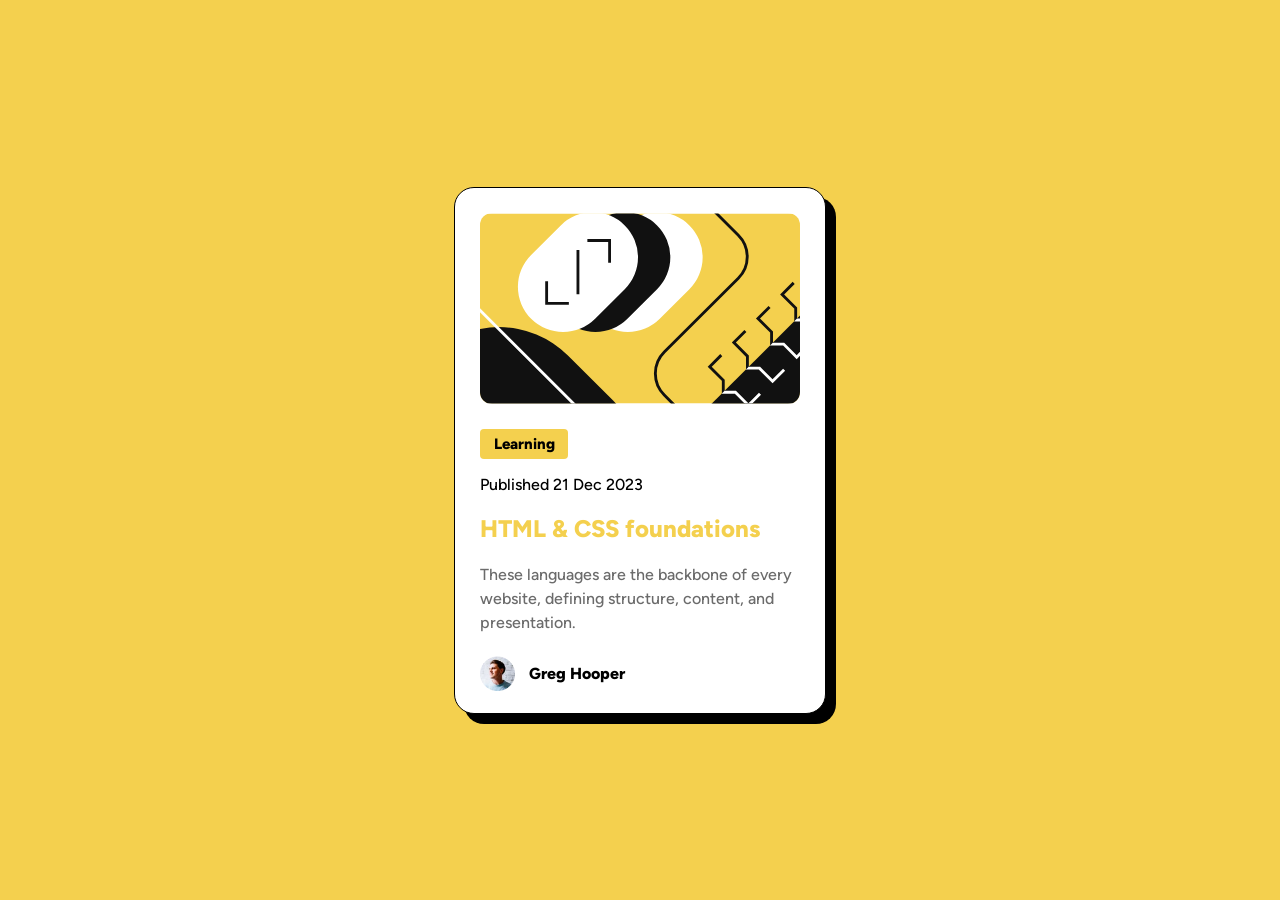
<file: blog-preview-card-main/index.html>
<!DOCTYPE html>
<html lang="en">
<head>
  <meta charset="UTF-8">
  <meta name="viewport" content="width=device-width, initial-scale=1.0"> <!-- displays site properly based on user's device -->

  <link rel="icon" type="image/png" sizes="32x32" href="./assets/images/favicon-32x32.png">
  <link rel="stylesheet" href="./style.css">
  <title>Frontend Mentor | Blog preview card</title>

</head>
<body>
  <div class="container">

    <div class="illustration">
      <img src="./assets/images/illustration-article.svg" alt="illustration">
    </div>

    <div class="btn">
      <button class="learning">Learning</button>
    </div>

    <p class="date">Published 21 Dec 2023</p>

    <h2 class="title">HTML & CSS foundations</h2>

    <p class="content">
      These languages are the backbone of every
      website, defining structure, content, and 
      presentation.
    </p>

    <div class="profile">
      <img src="./assets/images/image-avatar.webp" alt="avatar">
      <span class="name">Greg Hooper</span>
    </div>
  </div>
  

</body>
</html>
</file>
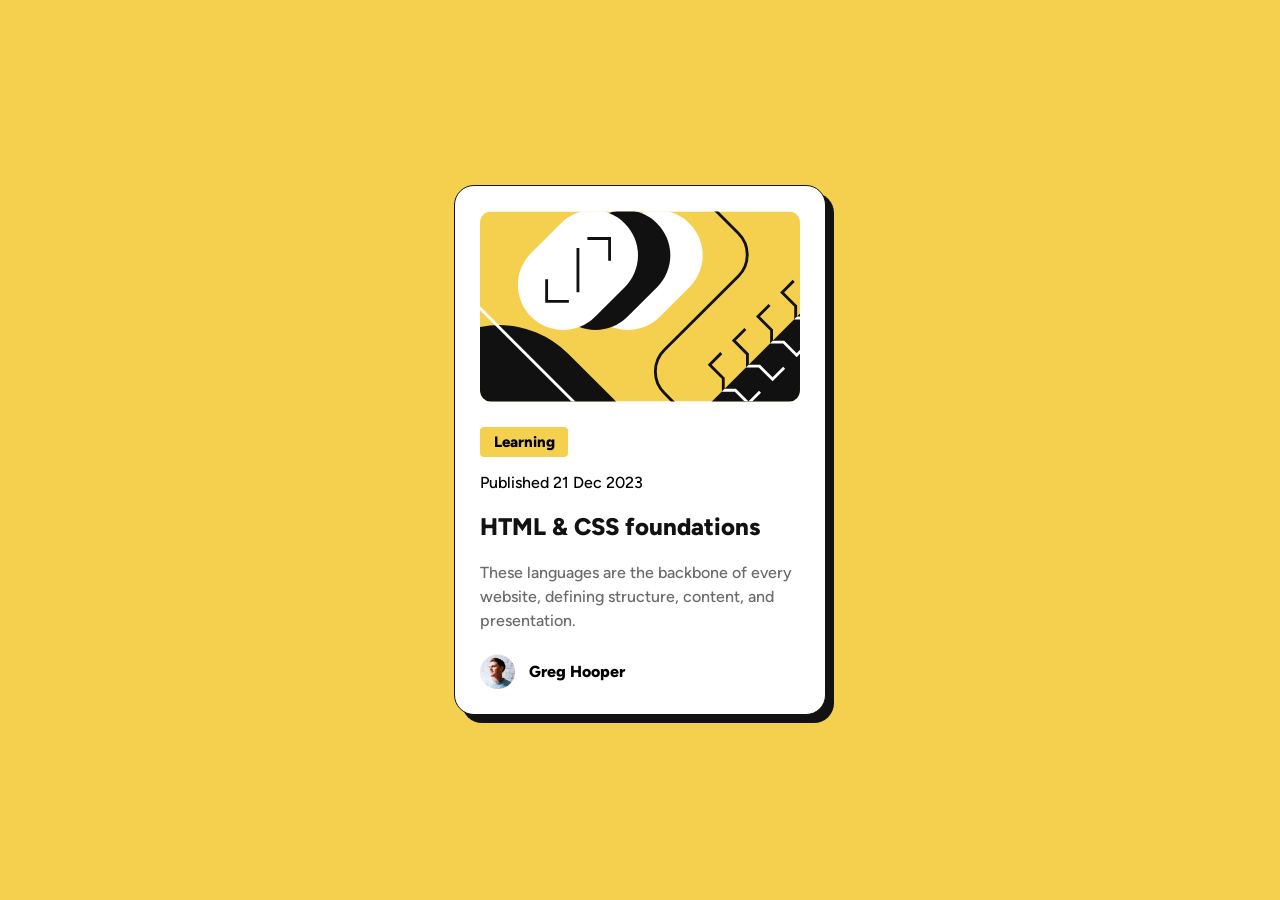
<file: blog-preview-card/index.html>
<!DOCTYPE html>
<html lang="en">
<head>
  <meta charset="UTF-8">
  <meta name="viewport" content="width=device-width, initial-scale=1.0"> <!-- displays site properly based on user's device -->

  <link rel="icon" type="image/png" sizes="32x32" href="./assets/images/favicon-32x32.png">
  <link rel="stylesheet" href="./style.css">
  <title>Frontend Mentor | Blog preview card</title>

</head>
<body>
  <div class="container">

    <div class="illustration">
      <img src="./assets/images/illustration-article.svg" alt="illustration image">
    </div>

    <div class="btn">
      <button class="learning">Learning</button>
    </div>

    <p class="date">Published 21 Dec 2023</p>

    <h2 class="title">HTML & CSS foundations</h2>

    <p class="content">
      These languages are the backbone of every
      website, defining structure, content, and 
      presentation.
    </p>

    <div class="profile">
      <img src="./assets/images/image-avatar.webp" alt="Greg Hooper">
      <span class="name">Greg Hooper</span>
    </div>
  </div>
  

</body>
</html>
</file>
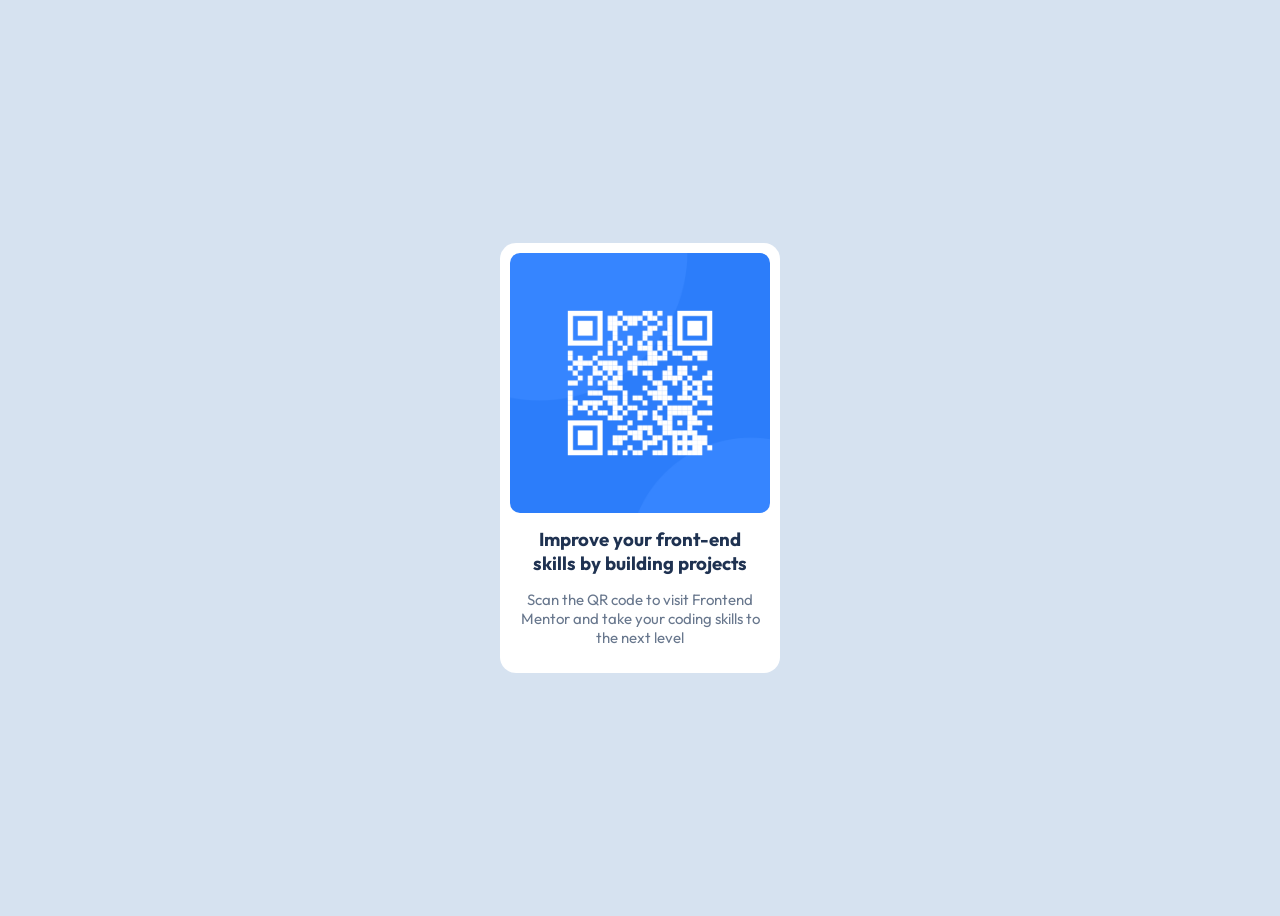
<file: qr-code-component/index.html>
<!DOCTYPE html>
<html lang="en">
<head>
  <meta charset="UTF-8">
  <meta name="viewport" content="width=device-width, initial-scale=1.0"> <!-- displays site properly based on user's device -->

  <link rel="icon" type="image/png" sizes="32x32" href="./images/favicon-32x32.png">
  <link rel="stylesheet" href="style.css">
  <link rel="preconnect" href="https://fonts.googleapis.com">
  <link rel="preconnect" href="https://fonts.gstatic.com" crossorigin>
  <link href="https://fonts.googleapis.com/css2?family=Outfit:wght@100..900&display=swap" rel="stylesheet">
  
  <title>Frontend Mentor | QR code component</title>
</head>

<body>

  <div class="container">
    <img src="./images/image-qr-code.png" alt="QR-Code" id="qr">
    
      <h3 id="title">
        Improve your front-end <br>
        skills by building projects
      </h3>

      <p id="content">
        Scan the QR code to visit Frontend <br>
        Mentor and take your coding skills to <br>
        the next level
      </p>
  </div>
</body>
</html>
</file>
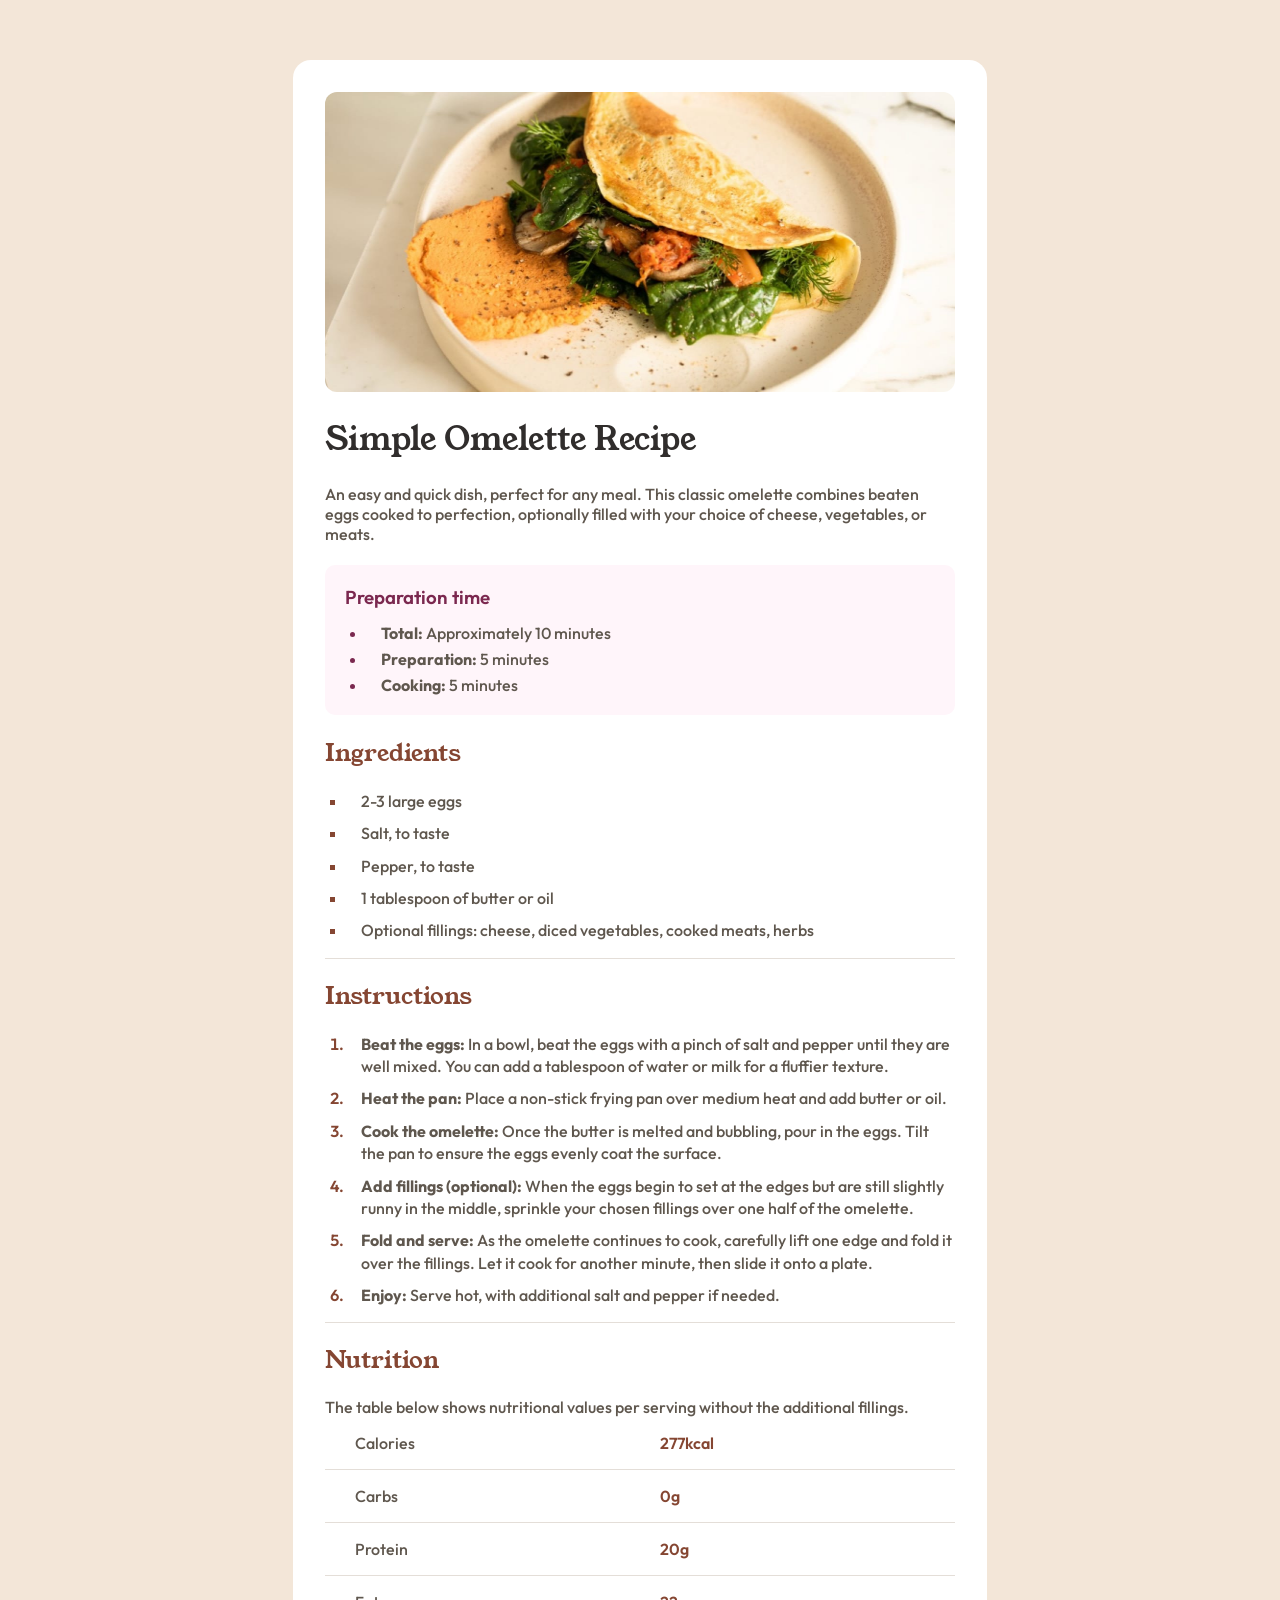
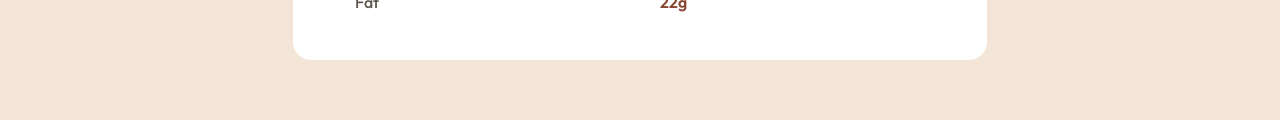
<file: recipe-page/index.html>
<!DOCTYPE html>
<html lang="en">
<head>
  <meta charset="UTF-8">
  <meta name="viewport" content="width=device-width, initial-scale=1.0"> 
  
  <link rel="icon" type="image/png" sizes="32x32" href="./assets/images/favicon-32x32.png">
  <link rel="stylesheet" href="./style.css">

  <title>Frontend Mentor | Recipe page</title>

</head>
<body>
  <div class="container">
    <img src="./assets/images/image-omelette.jpeg" alt="omelette-image">
    <h1 class="title">Simple Omelette Recipe</h1>
  

    <p class="content">
      An easy and quick dish, perfect for any meal. This classic omelette combines beaten eggs cooked 
      to perfection, optionally filled with your choice of cheese, vegetables, or meats.
    </p>

    <div class="mini-container">
      <h3 class="preparation-time">Preparation time</h3>

      <ul class="time">
        <li> <strong class="bold">Total:</strong> Approximately 10 minutes</li>
        <li> <strong class="bold">Preparation:</strong> 5 minutes</li>
        <li> <strong class="bold">Cooking:</strong> 5 minutes</li>
      </ul>
 
    </div>

    <h2 class="second-title">Ingredients</h2>
    
    <ul class="ingredients-list">
      <li>2-3 large eggs</li>
      <li>Salt, to taste</li>
      <li>Pepper, to taste</li>
      <li>1 tablespoon of butter or oil</li>
      <li>Optional fillings: cheese, diced vegetables, cooked meats, herbs</li>
    </ul>

    <hr>

    <h2 class="second-title">Instructions</h2>

    <ol class="steps">
      <li>
        <strong class="bold">Beat the eggs:</strong> In a bowl, beat the eggs with a pinch of salt and pepper until they are well mixed. 
        You can add a tablespoon of water or milk for a fluffier texture.
      </li>

      <li>
         <strong class="bold">Heat the pan:</strong> Place a non-stick frying pan over medium heat and add butter or oil.
      </li>

      <li>
        <strong class="bold">Cook the omelette:</strong> Once the butter is melted and bubbling, pour in the eggs. Tilt the pan to ensure 
        the eggs evenly coat the surface.
      </li>

      <li>
         <strong class="bold">Add fillings (optional):</strong> When the eggs begin to set at the edges but are still slightly runny in the 
         middle, sprinkle your chosen fillings over one half of the omelette.
      </li>

      <li>
          <strong class="bold">Fold and serve:</strong> As the omelette continues to cook, carefully lift one edge and fold it over the 
          fillings. Let it cook for another minute, then slide it onto a plate.
      </li>

      <li>
        <strong class="bold">Enjoy:</strong> Serve hot, with additional salt and pepper if needed.
      </li>
    </ol>  
       
    <hr>

    <h2 class="second-title">Nutrition</h2>

    <p>The table below shows nutritional values per serving without the additional fillings.</p>
    
    <div class="nutrition-table">
      <p><span>Calories</span><strong class="value">277kcal</strong></p>
      <hr>

      <p><span>Carbs</span><strong class="value">0g</strong></p>
      <hr>

      <p><span>Protein</span><strong class="value">20g</strong></p>
      <hr>

      <p><span>Fat</span><strong class="value">22g</strong></p>
    </div>
    
  </div>

</body>
</html>
</file>
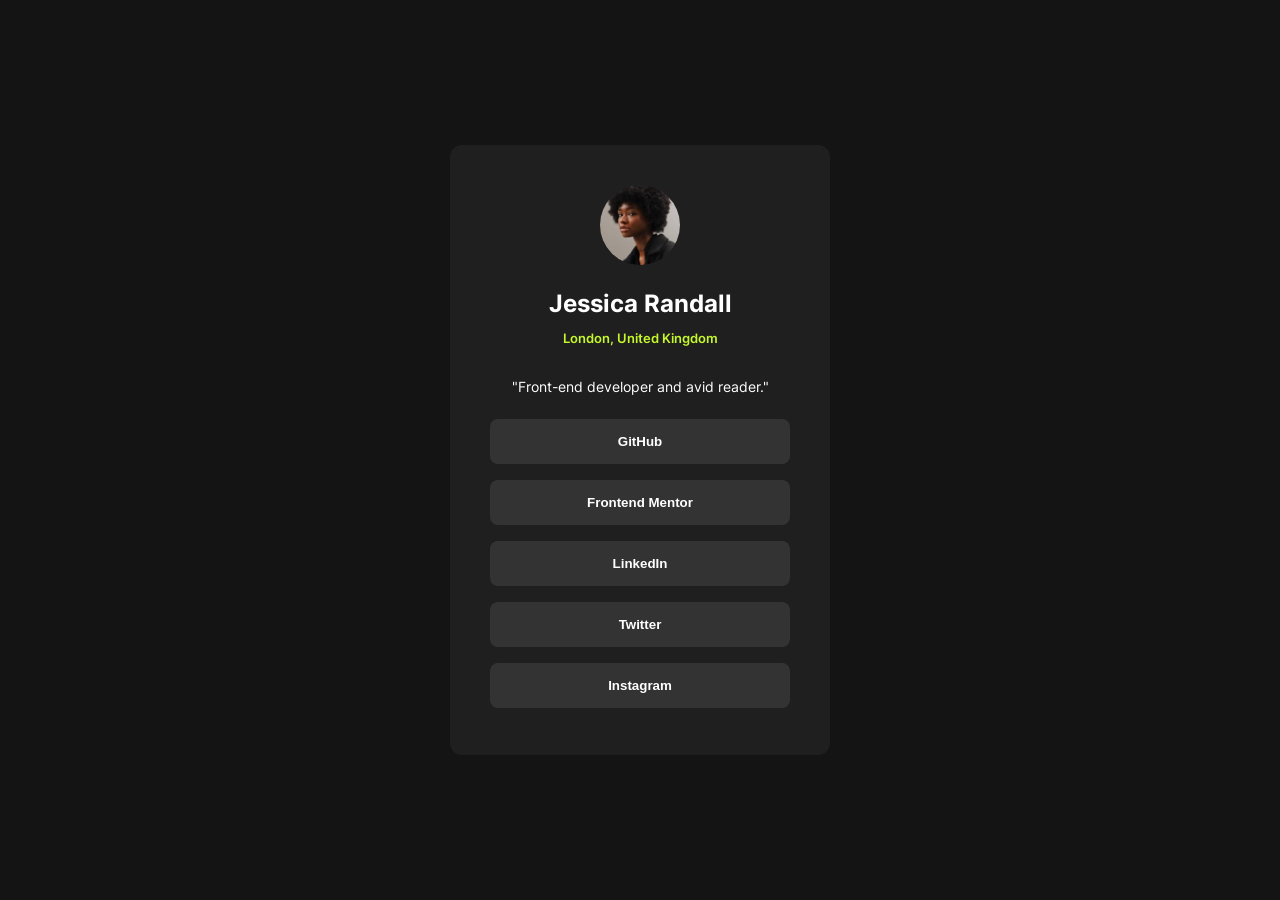
<file: social-links-profile/index.html>
<!DOCTYPE html>
<html lang="en">
<head>
  <meta charset="UTF-8">
  <meta name="viewport" content="width=device-width, initial-scale=1.0"> 

  <link rel="icon" type="image/png" sizes="32x32" href="./assets/images/favicon-32x32.png">
  <link rel="stylesheet" href="./style.css">

  <title>Frontend Mentor | Social links profile</title>
</head>

<body>

  <div class="container">
    
    <div class="avatar">
      <img src="./assets/images/avatar-jessica.jpeg" alt="Jessica">
    </div>
  
    <h2 class="name">Jessica Randall</h2>

    <h5 class="location">London, United Kingdom</h5>
  
    <p class="content">"Front-end developer and avid reader."</p>

    <div class="buttons">
      <button class="github" type="button">GitHub</button>
      <button class="frontend mentor" type="button">Frontend Mentor</button>
      <button class="linkedin" type="button">LinkedIn</button>
      <button class="twitter" type="button">Twitter</button>
      <button class="instagram" type="button">Instagram</button>
    </div>

  </div>
  
</body>
</html>
</file>
<file: blog-preview-card-main/style.css>
@font-face {
  font-family: 'Figtree'; 
  src: url('./assets/fonts/static/Figtree-Medium.ttf') format('truetype');
  font-weight: 500; 
  font-style: normal;
  font-display: swap;
}

@font-face {
  font-family: 'Figtree'; 
  src: url('./assets/fonts/static/Figtree-ExtraBold.ttf') format('truetype');
  font-weight: 800; 
  font-style: normal;
  font-display: swap;
}

body {
    background-color: hsl(47, 88%, 63%);
    display: flex;
    align-items: center;
    justify-content: center;
    margin: 0;
    padding: 0;
    height: 100vh;
    font-family: 'FigTree', sans-serif;
}

.container {
    background-color: white;
    height: 475px;
    width: 320px;
    padding: 25px;
    border-radius: 20px;
    border: 1px black solid;
    box-shadow: 10px 10px;
}

.illustration img {
    border-radius: 12px;
    max-width: 100%;    
    display: block;
}

.btn {
    padding-top: 25px;
}

.learning {
    background-color: hsl(47, 88%, 63%);
    border: none;
    color: black;
    font-weight: 800;
    border-radius: 4px;
    height: 30px;
    width: 88px;
    font-family: 'FigTree';
    font-weight: 800;
    font-size: 15px;
}

.title {
    color: hsl(47, 88%, 63%);
    font-weight: 800;
}

.content {
    color: hsl(0, 0%, 42%);
    font-weight: 500;
    line-height: 1.5;
}

.profile {
    display: flex;
    align-items: center;
    padding-top: 5px;
    gap: 14px;
    font-weight: 800;
}

.profile img {
    width: 35px;
}
</file>
<file: blog-preview-card/style.css>
@font-face {
  font-family: 'Figtree'; 
  src: url('./assets/fonts/static/Figtree-Medium.ttf') format('truetype');
  font-weight: 500; 
  font-style: normal;
  font-display: swap;
}

@font-face {
  font-family: 'Figtree'; 
  src: url('./assets/fonts/static/Figtree-ExtraBold.ttf') format('truetype');
  font-weight: 800; 
  font-style: normal;
  font-display: swap;
}

body {
    background-color: hsl(47, 88%, 63%);
    display: flex;
    align-items: center;
    justify-content: center;
    margin: 0;
    padding: 0;
    height: 100vh;
    font-family: 'Figtree', sans-serif;
}

.container {
    background-color: white;
    height: auto;
    width: 320px;
    padding: 25px;
    border-radius: 20px;
    border: 1px solid hsl(0, 0%, 7%);
    box-shadow: 8px 8px 0px hsl(0, 0%, 7%);
}

.illustration img {
    border-radius: 12px;
    max-width: 100%;    
    display: block;
}

.btn {
    margin-top: 25px;
}

.learning:hover {
    cursor: pointer;
}

.learning {
    background-color: hsl(47, 88%, 63%);
    border: none;
    color: black;
    border-radius: 4px;
    height: 30px;
    width: 88px;
    font-family: 'Figtree';
    font-weight: 800;
    font-size: 15px;
}

.title:hover {
    color: hsl(47, 88%, 63%);
    cursor: pointer;
}

.title {
    color: hsl(0, 0%, 7%);
    transition: color 0.2s ease;
}

.content {
    color: hsl(0, 0%, 42%);
    font-weight: 500;
    line-height: 1.5;
}

.profile {
    display: flex;
    align-items: center;
    padding-top: 5px;
    gap: 14px;
    font-weight: 800;
}

.profile img {
    width: 35px;
}
</file>
<file: qr-code-component/style.css>
body {
    display: flex;
    align-items: center;
    justify-content: center;
    height: 100vh;
    background-color: hsl(212, 45%, 89%);
}
.container {
    height: 430px;
    width: 280px;
    background-color: white;
    border-radius: 16px;
}

#qr {
    height: 260px;
    width: 260px;
    margin: 10px;
    border-radius: 10px;
}

#title {
    text-align: center;
    font-weight: 700;
    font-family: "Outfit", sans-serif;
    color: hsl(218, 44%, 22%);
    margin: 0 auto;
}

#content {
    text-align: center;
    font-size: 15px;
    font-family: "Outfit", sans-serif;
    color: hsl(216, 15%, 48%);
}
</file>
<file: recipe-page/style.css>
@font-face {
  font-family: 'Young'; 
  src: url('./assets/fonts/young-serif/YoungSerif-Regular.ttf') format('truetype');
  font-weight: 700; 
  font-style: normal;
  font-display: swap;
}

@font-face {
  font-family: 'Outfit-SemiBold'; 
  src: url('./assets/fonts/outfit/static/Outfit-SemiBold.ttf') format('truetype');
  font-weight: 700; 
  font-style: normal;
  font-display: swap;
}

@font-face {
  font-family: 'Outfit-Medium'; 
  src: url('./assets/fonts/outfit/static/Outfit-Medium.ttf') format('truetype');
  font-weight: 400; 
  font-style: normal;
  font-display: swap;
}

@font-face {
  font-family: 'Outfit-Bold'; 
  src: url('./assets/fonts/outfit/static/Outfit-Bold.ttf') format('truetype');
  font-weight: 600; 
  font-style: normal;
  font-display: swap;
}


body {
    display: flex;
    align-items: center;
    justify-content: center;
    min-height: 100vh;
    background-color: hsl(30, 54%, 90%);
    margin: 0;
    padding: 60px 20px; 
    box-sizing: border-box;
}

img {
    height: 300px;
    width: 630px;
    border-radius: 12px;
}

.title {
    font-family: 'Young', sans-serif;
    font-weight: 700;
    color: hsl(24, 5%, 18%);
}

.second-title {
    color: hsl(14, 45%, 36%);
    font-family: 'Young', sans-serif;
    font-weight: 700;
}

p {
    font-size: 16px;
    font-family: 'Outfit-Medium';
    font-weight: 400;
    color: hsl(30, 10%, 34%);
}

.container {
    height: auto;
    width: 630px;
    border-radius: 18px;
    background-color: hsl(0, 0%, 100%);
    padding: 2rem;
    margin: 0 auto; 
}

.mini-container {
    height: 110px;
    border-radius: 10px;
    background-color: hsl(330, 100%, 98%);
    padding: 20px;
    margin-top: 21px;
    margin-bottom: 21px;
}

.preparation-time {
    font-family: 'Outfit-SemiBold';
    font-weight: 700;
    color: hsl(332, 51%, 32%);
    margin: 0;
}

.time > li {
    color: hsl(30, 10%, 34%);
    font-family: 'Outfit-Medium';
    font-weight: 400;   
    margin-bottom: 10px;
    line-height: 1.0;
    padding-left: 14px;
}

.bold {
    font-family: 'Outfit-Bold';
    font-weight: 600;
}

ul.time  li::marker {
    color: hsl(332, 51%, 32%);
}

ul.ingredients-list  li::marker {
    color: hsl(14, 45%, 36%);
}

.ingredients-list > li {
    font-family: 'Outfit-Medium';
    font-weight: 400;
    color: hsl(30, 10%, 34%);
    list-style: square;
    margin-bottom: 10px;
    line-height: 1.4;
    padding-left: 14px;
}


hr {
    border: none;
    height: 1px;
    background-color: hsl(30, 18%, 87%);
}

ol li::marker {
    color: hsl(14, 45%, 36%);
    font-family: 'Outfit-SemiBold', sans-serif;
    font-weight: 700;
}

.steps > li {
    color: hsl(30, 10%, 34%);
    font-family: 'Outfit-Medium';
    font-weight: 400;
    margin-bottom: 10px;
    line-height: 1.4;
    padding-left: 14px;
}

.time, .ingredients-list, .steps {
    padding-left: 22px;  
    margin-left: 0;  
}

.nutrition-table p{
    display: flex;
    justify-content: flex-start; 
}

strong.value {
    padding-left: 105px;
}

span {
      width: 200px; 
      padding-left: 30px;
}

.value {
    color: hsl(14, 45%, 36%);
    font-family: 'Outfit-SemiBold';
    font-weight: 700;
}
</file>
<file: social-links-profile/style.css>
@font-face {
  font-family: 'Inter'; 
  src: url('./assets/fonts/static/Inter-Bold.ttf') format('truetype');
  font-weight: 700; 
  font-style: normal;
  font-display: swap;
}

@font-face {
  font-family: 'Inter'; 
  src: url('./assets/fonts/static/Inter-Regular.ttf') format('truetype');
  font-weight: 400; 
  font-style: normal;
  font-display: swap;
}

@font-face {
  font-family: 'Inter'; 
  src: url('./assets/fonts/static/Inter-SemiBold.ttf') format('truetype');
  font-weight: 600; 
  font-style: normal;
  font-display: swap;
}

body {
    display: flex;
    align-items: center;
    justify-content: center;
    height: 100vh;
    background-color: hsl(0, 0%, 8%);
    font-family: 'Inter', sans-serif;
    text-align: center;
    margin: 0;
    padding: 0;
}

img {
    height: 5rem;
    border-radius: 50%;
}

.avatar {
    padding-top: 40px;
}

.container {
    height: 610px;
    width: 380px;
    border-radius: 12px;
    background-color: hsl(0, 0%, 12%);
}

.name {
    color: hsl(0, 0%, 100%);
    font-weight: 700;
    margin-top: 20px;
    margin-bottom: 12px;
}

.location {
    color: hsl(75, 94%, 57%);
    font-weight: 600;
    margin: 0;
}

.content {
    font-size: 14px;
    color: hsl(0, 0%, 100%);
    margin-top: 2rem;
    margin-bottom: 1rem;
    font-weight: 400;
}

.buttons {
    display: flex;
    flex-direction: column;
    align-items: center;  
}

button {
    height: 45px;
    width: 300px;
    margin: 8px;
    border-radius: 8px;
    border: none;
    font-weight: 700;
    background-color: hsl(0, 0%, 20%);
    color: hsl(0, 0%, 100%);
}

button:hover {
    cursor: pointer;
    background-color: hsl(75, 94%, 57%);
    color: hsl(0, 0%, 8%);
}
</file>
